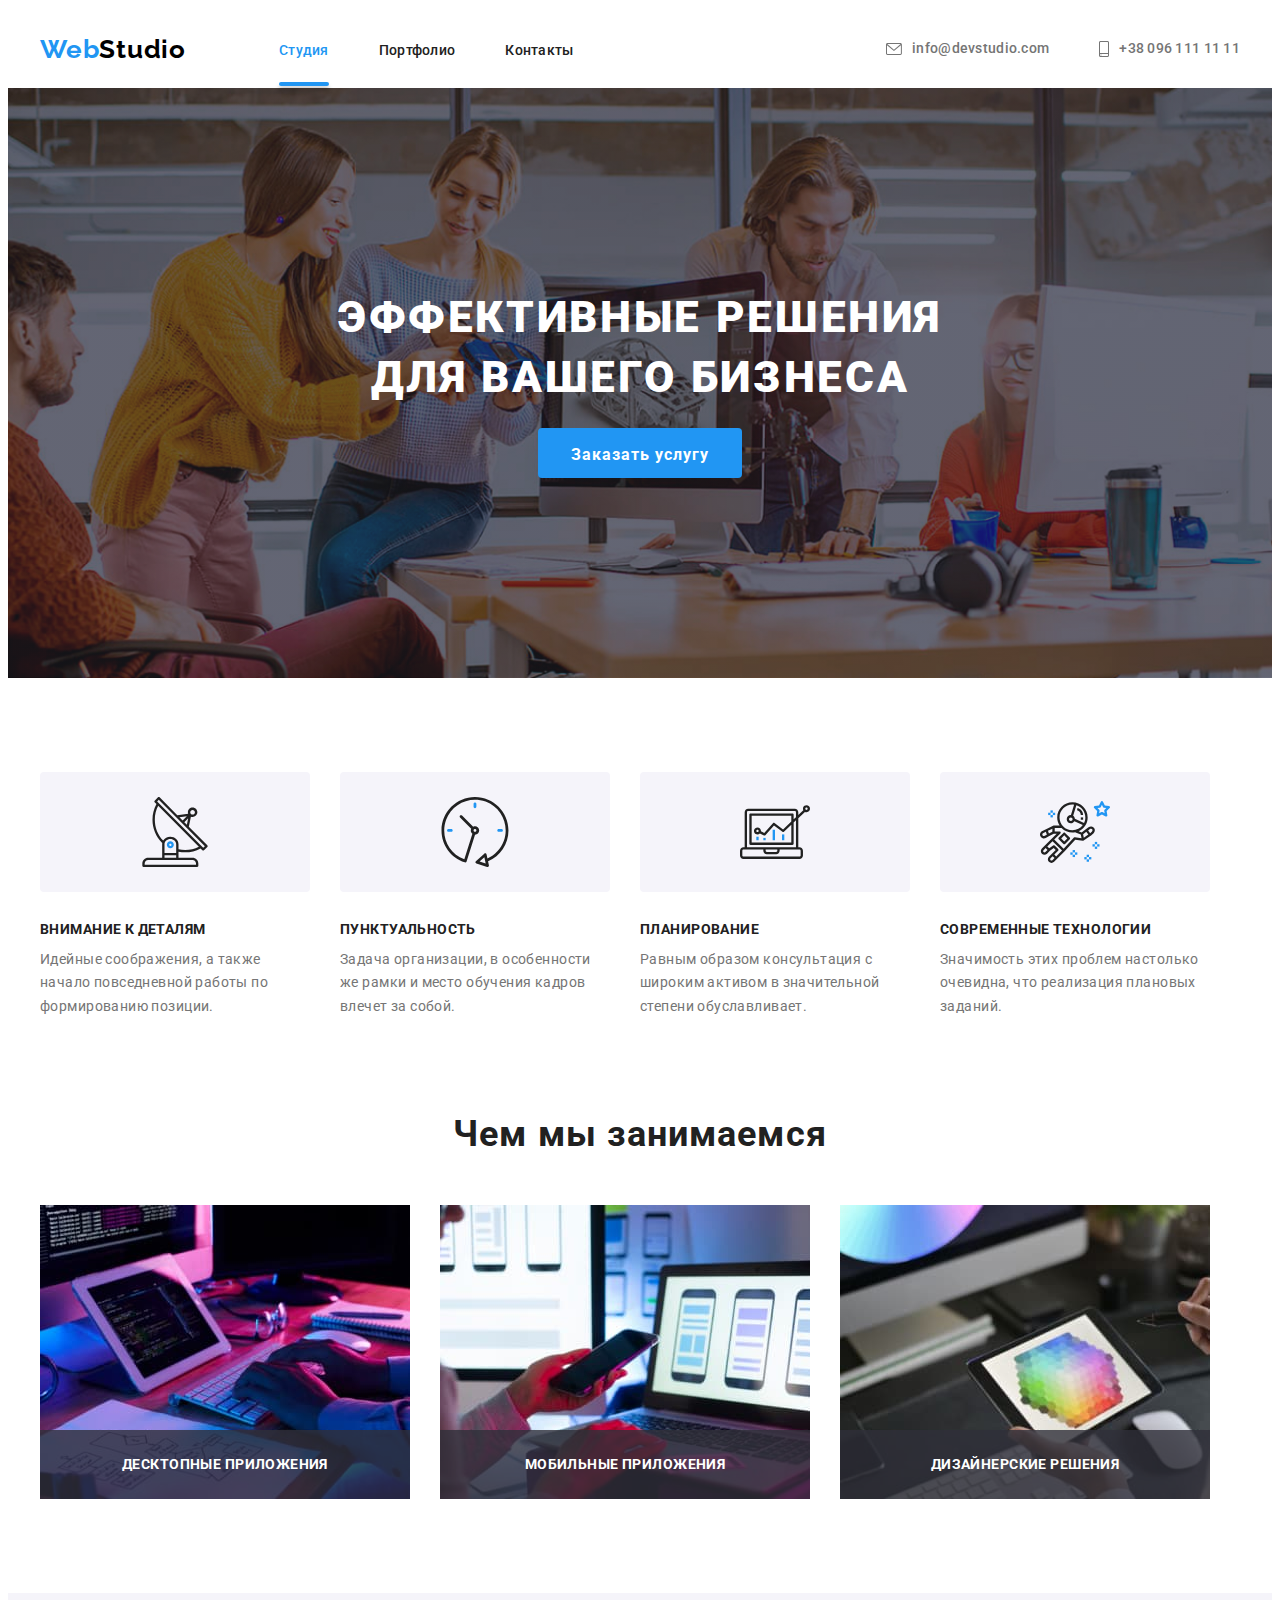
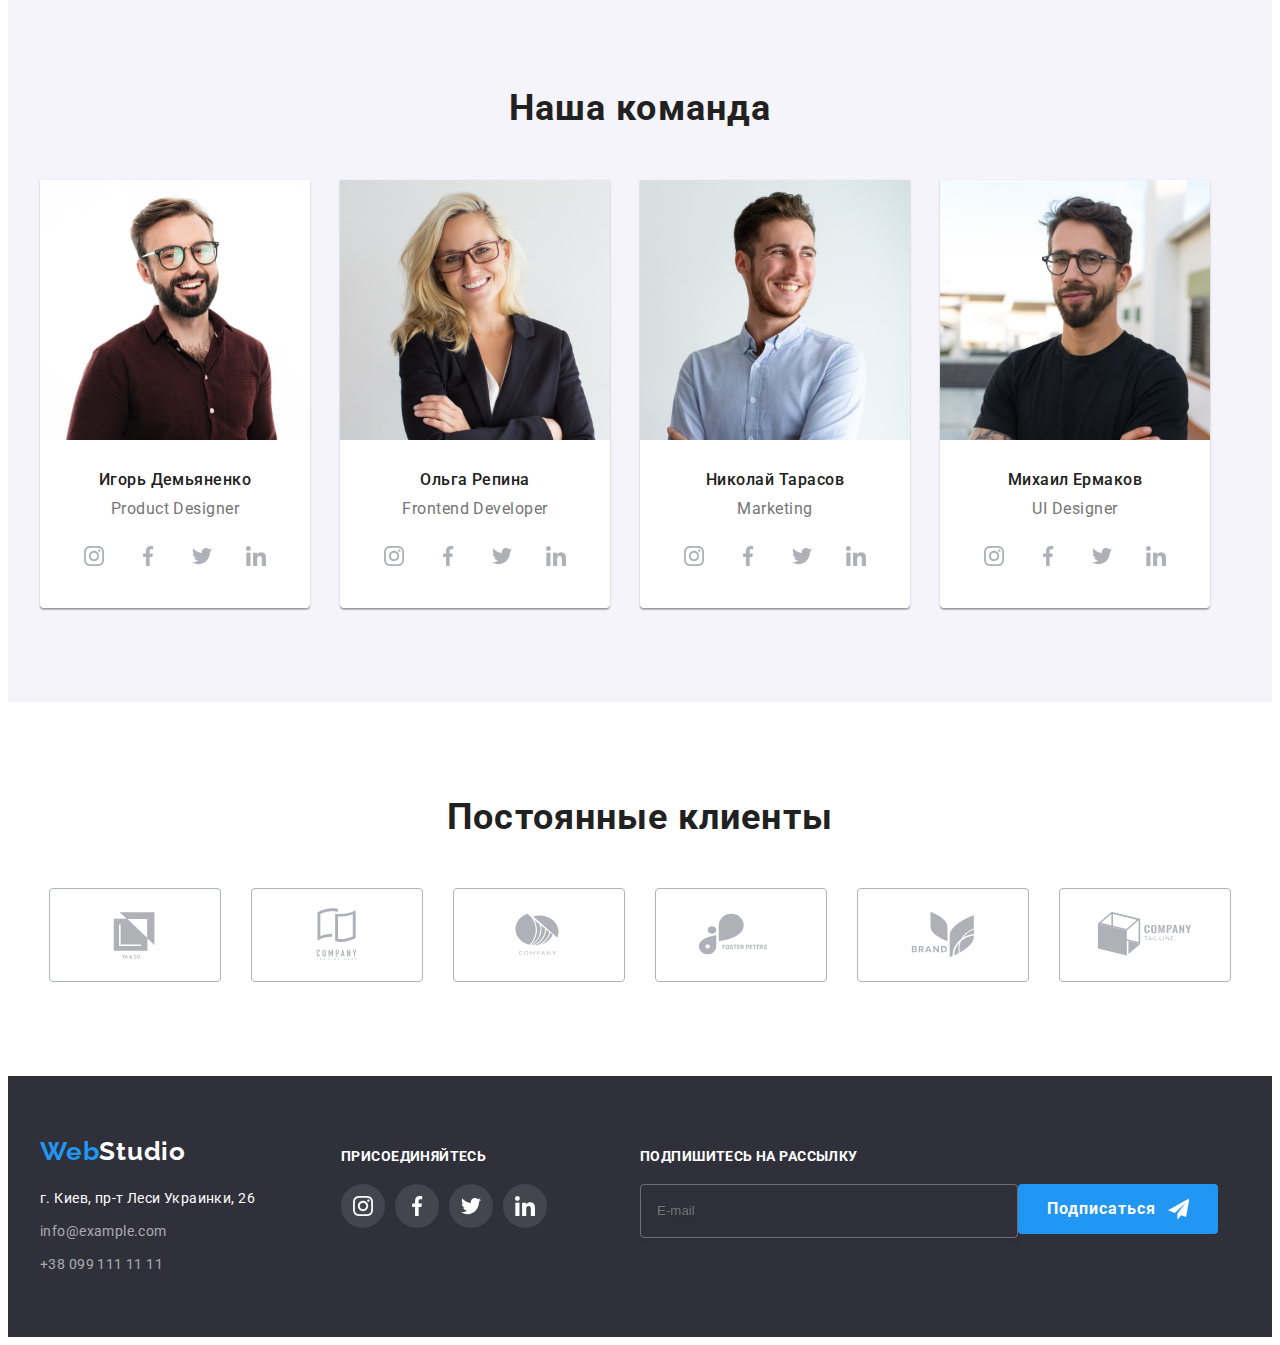
<file: index.html>
<!DOCTYPE html>
<html lang="ru">
  <head>
    <meta charset="UTF-8" />
    <meta http-equiv="X-UA-Compatible" content="IE=edge" />
    <meta name="viewport" content="width=device-width, initial-scale=1.0" />
    <link rel="preconnect" href="https://fonts.googleapis.com" />
    <link rel="preconnect" href="https://fonts.gstatic.com" crossorigin />
    <link
      href="https://fonts.googleapis.com/css2?family=Raleway:wght@700&family=Roboto:wght@400;500;700;900&display=swap"
      rel="stylesheet"
    />
    <link
      rel="stylesheet"
      href="https://cdnjs.cloudflare.com/ajax/libs/modern-normalize/1.1.0/modern-normalize.min.css"
      integrity="sha512-wpPYUAdjBVSE4KJnH1VR1HeZfpl1ub8YT/NKx4PuQ5NmX2tKuGu6U/JRp5y+Y8XG2tV+wKQpNHVUX03MfMFn9Q=="
      crossorigin="anonymous"
      referrerpolicy="no-referrer"
    />
    <title>WebStudio</title>
    <link rel="stylesheet" href="./css/styles.css" />
  </head>
  <body>
    <header class="header">
      <div class="container">
        <nav class="header-nav">
          <a href="./index.html" lang="en" class="logo header-logo"
            ><span class="logo-web">Web</span><span class="logo-studio-header">Studio</span></a
          >
          <ul class="header-list list">
            <li class="header-list-item">
              <a href="./index.html" class="header-link link current">Студия</a>
            </li>
            <li class="header-list-item">
              <a href="./portfolio.html" class="header-link link">Портфолио</a>
            </li>
            <li class="header-list-item"><a href="" class="header-link link">Контакты</a></li>
          </ul>
          <div class="header-contacts">
            <a href="mailto=info@devstudio.com" class="header-mail link">
              <svg class="header-icon" width="16" height="12">
                <use href="./images/icon/icons.svg#icon-envelope"></use>
              </svg>
              info@devstudio.com</a
            >
            <a href="tel=+380961111111" class="header-tel link"
              ><svg class="header-icon" width="10" height="16">
                <use href="./images/icon/icons.svg#icon-smartphone"></use>
              </svg>
              +38 096 111 11 11</a
            >
          </div>
        </nav>
      </div>
    </header>

    <main>
      <section class="hero">
        <h1 class="hero-title">Эффективные решения для вашего бизнеса</h1>
        <button type="button" class="btn" data-modal-open>Заказать услугу</button>
      </section>
      <section class="about">
        <div class="container">
          <h2 class="visually-hidden">Преимущества</h2>
          <ul class="about-list list">
            <li class="about-item">
              <div class="about-icon-list">
                <svg class="about-icon" width="70" height="70">
                  <use href="./images/icon/icons.svg#icon-antenna"></use>
                </svg>
              </div>
              <h3 class="about-list-title">Внимание к деталям</h3>
              <p class="about-list-text">
                Идейные соображения, а также начало повседневной работы по формированию позиции.
              </p>
            </li>
            <li class="about-item">
              <div class="about-icon-list">
                <svg class="about-icon" width="70" height="70">
                  <use href="./images/icon/icons.svg#icon-clock"></use>
                </svg>
              </div>
              <h3 class="about-list-title">Пунктуальность</h3>
              <p class="about-list-text">
                Задача организации, в особенности же рамки и место обучения кадров влечет за собой.
              </p>
            </li>
            <li class="about-item">
              <div class="about-icon-list">
                <svg class="about-icon" width="70" height="70">
                  <use href="./images/icon/icons.svg#icon-diagram"></use>
                </svg>
              </div>
              <h3 class="about-list-title">Планирование</h3>
              <p class="about-list-text">
                Равным образом консультация с широким активом в значительной степени обуславливает.
              </p>
            </li>
            <li class="about-item">
              <div class="about-icon-list">
                <svg class="about-icon" width="70" height="70">
                  <use href="./images/icon/icons.svg#icon-astronaut"></use>
                </svg>
              </div>
              <h3 class="about-list-title">Современные технологии</h3>
              <p class="about-list-text">
                Значимость этих проблем настолько очевидна, что реализация плановых заданий.
              </p>
            </li>
          </ul>
        </div>
      </section>
      <section class="work">
        <div class="container">
          <h2 class="work-title">Чем мы занимаемся</h2>
          <ul class="work-list list">
            <li class="work-list-item">
              <img
                src="./images/work/box-1.jpg"
                alt="руки возле ноутбука"
                width="370"
                height="295"
              />
              <p class="work-item-text">Десктопные приложения</p>
            </li>
            <li class="work-list-item">
              <img
                src="./images/work/box-2.jpg"
                alt="тестирование мобильного приложения"
                width="370"
                height="295"
              />
              <p class="work-item-text">Мобильные приложения</p>
            </li>
            <li class="work-list-item">
              <img src="./images/work/box-3.jpg" alt="цветовая гамма" width="370" height="295" />
              <p class="work-item-text">Дизайнерские решения</p>
            </li>
          </ul>
        </div>
      </section>
      <section class="team">
        <div class="container">
          <h2 class="team-title">Наша команда</h2>
          <ul class="team-list list">
            <li class="team-list-item">
              <img
                src="./images/team/master-1.jpg"
                alt="наш работник Игорь Демьяненко"
                width="270"
                height="260"
              />
              <h3 class="team-list-name">Игорь Демьяненко</h3>
              <p lang="en" class="team-list-prof">Product Designer</p>
              <ul class="team-sos-list list">
                <li class="team-soc-item">
                  <a href="" class="team-soc-link link">
                    <svg class="team-soc-icon" width="20" height="20">
                      <use href="./images/icon/icons.svg#icon-instagram"></use>
                    </svg>
                  </a>
                </li>
                <li class="team-soc-item">
                  <a href="" class="team-soc-link link">
                    <svg class="team-soc-icon" width="20" height="20">
                      <use href="./images/icon/icons.svg#icon-facebook"></use>
                    </svg>
                  </a>
                </li>
                <li class="team-soc-item">
                  <a href="" class="team-soc-link link">
                    <svg class="team-soc-icon" width="20" height="20">
                      <use href="./images/icon/icons.svg#icon-twitter"></use>
                    </svg>
                  </a>
                </li>
                <li class="team-soc-item">
                  <a href="" class="team-soc-link link">
                    <svg class="team-soc-icon" width="20" height="20">
                      <use href="./images/icon/icons.svg#icon-linkedin"></use>
                    </svg>
                  </a>
                </li>
              </ul>
            </li>
            <li class="team-list-item">
              <img
                src="./images/team/master-2.jpg"
                alt="наша работница Ольга Репина"
                width="270"
                height="260"
              />
              <h3 class="team-list-name">Ольга Репина</h3>
              <p lang="en" class="team-list-prof">Frontend Developer</p>
              <ul class="team-sos-list list">
                <li class="team-soc-item">
                  <a href="" class="team-soc-link link">
                    <svg class="team-soc-icon" width="20" height="20">
                      <use href="./images/icon/icons.svg#icon-instagram"></use>
                    </svg>
                  </a>
                </li>
                <li class="team-soc-item">
                  <a href="" class="team-soc-link link">
                    <svg class="team-soc-icon" width="20" height="20">
                      <use href="./images/icon/icons.svg#icon-facebook"></use>
                    </svg>
                  </a>
                </li>
                <li class="team-soc-item">
                  <a href="" class="team-soc-link link">
                    <svg class="team-soc-icon" width="20" height="20">
                      <use href="./images/icon/icons.svg#icon-twitter"></use>
                    </svg>
                  </a>
                </li>
                <li class="team-soc-item">
                  <a href="" class="team-soc-link link">
                    <svg class="team-soc-icon" width="20" height="20">
                      <use href="./images/icon/icons.svg#icon-linkedin"></use>
                    </svg>
                  </a>
                </li>
              </ul>
            </li>
            <li class="team-list-item">
              <img
                src="./images/team/master-3.jpg"
                alt="наш работник Николай Тарасов"
                width="270"
                height="260"
              />
              <h3 class="team-list-name">Николай Тарасов</h3>
              <p lang="en" class="team-list-prof">Marketing</p>
              <ul class="team-sos-list list">
                <li class="team-soc-item">
                  <a href="" class="team-soc-link link">
                    <svg class="team-soc-icon" width="20" height="20">
                      <use href="./images/icon/icons.svg#icon-instagram"></use>
                    </svg>
                  </a>
                </li>
                <li class="team-soc-item">
                  <a href="" class="team-soc-link link">
                    <svg class="team-soc-icon" width="20" height="20">
                      <use href="./images/icon/icons.svg#icon-facebook"></use>
                    </svg>
                  </a>
                </li>
                <li class="team-soc-item">
                  <a href="" class="team-soc-link link">
                    <svg class="team-soc-icon" width="20" height="20">
                      <use href="./images/icon/icons.svg#icon-twitter"></use>
                    </svg>
                  </a>
                </li>
                <li class="team-soc-item">
                  <a href="" class="team-soc-link link">
                    <svg class="team-soc-icon" width="20" height="20">
                      <use href="./images/icon/icons.svg#icon-linkedin"></use>
                    </svg>
                  </a>
                </li>
              </ul>
            </li>
            <li class="team-list-item">
              <img
                src="./images/team/master-4.jpg"
                alt="наш работник Михаил Ермаков"
                width="270"
                height="260"
              />
              <h3 class="team-list-name">Михаил Ермаков</h3>
              <p lang="en" class="team-list-prof">UI Designer</p>
              <ul class="team-sos-list list">
                <li class="team-soc-item">
                  <a href="" class="team-soc-link link">
                    <svg class="team-soc-icon" width="20" height="20">
                      <use href="./images/icon/icons.svg#icon-instagram"></use>
                    </svg>
                  </a>
                </li>
                <li class="team-soc-item">
                  <a href="" class="team-soc-link link">
                    <svg class="team-soc-icon" width="20" height="20">
                      <use href="./images/icon/icons.svg#icon-facebook"></use>
                    </svg>
                  </a>
                </li>
                <li class="team-soc-item">
                  <a href="" class="team-soc-link link">
                    <svg class="team-soc-icon" width="20" height="20">
                      <use href="./images/icon/icons.svg#icon-twitter"></use>
                    </svg>
                  </a>
                </li>
                <li class="team-soc-item">
                  <a href="" class="team-soc-link link">
                    <svg class="team-soc-icon" width="20" height="20">
                      <use href="./images/icon/icons.svg#icon-linkedin"></use>
                    </svg>
                  </a>
                </li>
              </ul>
            </li>
          </ul>
        </div>
      </section>
      <section class="clients">
        <div class="container">
          <h2 class="clients-title">Постоянные клиенты</h2>
          <ul class="clients-list list">
            <li class="clients-item">
              <a href="" class="clients-list-link link">
                <svg class="clients-icon" width="106" height="60">
                  <use href="./images/icon/icons.svg#icon-logoyaco"></use>
                </svg>
              </a>
            </li>
            <li class="clients-item">
              <a href="" class="clients-list-link link">
                <svg class="clients-icon" width="106" height="60">
                  <use href="./images/icon/icons.svg#icon-logotagline"></use>
                </svg>
              </a>
            </li>
            <li class="clients-item">
              <a href="" class="clients-list-link link">
                <svg class="clients-icon" width="106" height="60">
                  <use href="./images/icon/icons.svg#icon-logocompany"></use>
                </svg>
              </a>
            </li>
            <li class="clients-item">
              <a href="" class="clients-list-link link">
                <svg class="clients-icon" width="106" height="60">
                  <use href="./images/icon/icons.svg#icon-logofoster"></use>
                </svg>
              </a>
            </li>
            <li class="clients-item">
              <a href="" class="clients-list-link link">
                <svg class="clients-icon" width="106" height="60">
                  <use href="./images/icon/icons.svg#icon-logobrand"></use>
                </svg>
              </a>
            </li>
            <li class="clients-item">
              <a href="" class="clients-list-link link">
                <svg class="clients-icon" width="106" height="60">
                  <use href="./images/icon/icons.svg#icon-logotag"></use>
                </svg>
              </a>
            </li>
          </ul>
        </div>
      </section>
    </main>
    <footer class="footer">
      <div class="container">
        <div class="address">
          <a href="./index.html" lang="en" class="logo">
            <span class="logo-web">Web</span><span class="logo-studio-footer">Studio</span></a
          >
          <address class="footer-address">
            <ul class="footer-list list">
              <li class="footer-list-item">
                <a href="" class="footer-list-address link">г. Киев, пр-т Леси Украинки, 26</a>
              </li>
              <li class="footer-list-item">
                <a href="mailto=info@example.com" class="footer-mail link">info@example.com</a>
              </li>
              <li class="footer-list-item">
                <a href="tel=+380991111111" class="fotter-tel link">+38 099 111 11 11</a>
              </li>
            </ul>
          </address>
        </div>
        <div class="join">
          <h2 class="join-header">присоединяйтесь</h2>
          <ul class="join-soc-list list">
            <li class="join-soc-item">
              <a href="" class="join-soc-link link">
                <svg class="join-soc-icon" width="20" height="20">
                  <use href="./images/icon/icons.svg#icon-instagram"></use>
                </svg>
              </a>
            </li>
            <li class="join-soc-item">
              <a href="" class="join-soc-link link">
                <svg class="join-soc-icon" width="20" height="20">
                  <use href="./images/icon/icons.svg#icon-facebook"></use>
                </svg>
              </a>
            </li>
            <li class="join-soc-item">
              <a href="" class="join-soc-link link">
                <svg class="join-soc-icon" width="20" height="20">
                  <use href="./images/icon/icons.svg#icon-twitter"></use>
                </svg>
              </a>
            </li>
            <li class="join-soc-item">
              <a href="" class="join-soc-link link">
                <svg class="join-soc-icon" width="20" height="20">
                  <use href="./images/icon/icons.svg#icon-linkedin"></use>
                </svg>
              </a>
            </li>
          </ul>
        </div>
        <div class="subscribe">
          <h2 class="subscribe-header">Подпишитесь на рассылку</h2>
          <div class="subscribe-wrap">
          <form class="footer-modal">
            <label>
                <input type="email" class="input-footer" placeholder="E-mail">
            </label>
          </form>
          <button type="button" class="btn">Подписаться
            <svg class="footer-modal-icon" width="24" height="24">
              <use href="./images/icon/icons.svg#icon-send"></use>
            </svg>
          </button>
        </div>
        </div>
      </div>
    </footer>
    <div class="backdrop is-hidden" data-modal>
      <div class="modal">
        <button type="button" class="modal-close-btn" data-modal-close>
          <svg class="modal-icon" width="20" height="20">
            <use href="./images/icon/icons.svg#icon-close"></use>
          </svg>
        </button>
        <p class="modal-header">
          Оставьте свои данные, мы вам перезвоним
        </p>
        <form class="modal-form">
          <div class="modal-field">
          <label class="modal-label" for="username">Имя</label>
          <div class="input-wrap">
             <input type="text" class="modal-input" name="username" id="username" required>
              <svg class="input-icon" width="18" height="18">
              <use href="./images/icon/icons.svg#icon-person"></use>
            </svg>
          </div>
          </div>
        <div class="modal-field">
          <label class="modal-label" for="user-tel">Телефон</label>
              <div class="input-wrap">
            <input type="tel" class="modal-input" name="phone-number" id="user-tel" required>
                <svg class="input-icon" width="18" height="18">
              <use href="./images/icon/icons.svg#icon-phone"></use>
            </svg>
              </div>
            </div>
            <div class="modal-field">
          <label class="modal-label" for="user-mail">Почта</label>
          <div class="input-wrap">
            <input type="email" class="modal-input" name="mail" id="user-mail" required>
            <svg class="input-icon" width="18" height="18">
              <use href="./images/icon/icons.svg#icon-email"></use>
            </svg>
          </div>
          </div>
          <div class="modal-field">
          <label class="modal-label" for="coment">Комментарий</label>
            <textarea class="modal-coment" name="comemt" id="coment" placeholder="Введите текст"></textarea>
          </div>
        <div class="modal-field">
          <input type="checkbox" name="privacy" id="privacy" class="input-check visually-hidden" required>
          <label for="privacy" class="check-text">
            <span>
            <svg class="check-icon" width="16" height="15">
              <use href="./images/icon/icons.svg#icon-check"></use>
            </svg>
          </span>Соглашаюсь с рассылкой и принимаю &nbsp; <a href="">Условия договора</a></label>
        </div>
          <button type="submit" class="btn modal-btn-send">Отправить</button>
         </form>
      </div>
      </div>
    <script src="./js/modal.js"></script>
  </body>
</html>
</file>
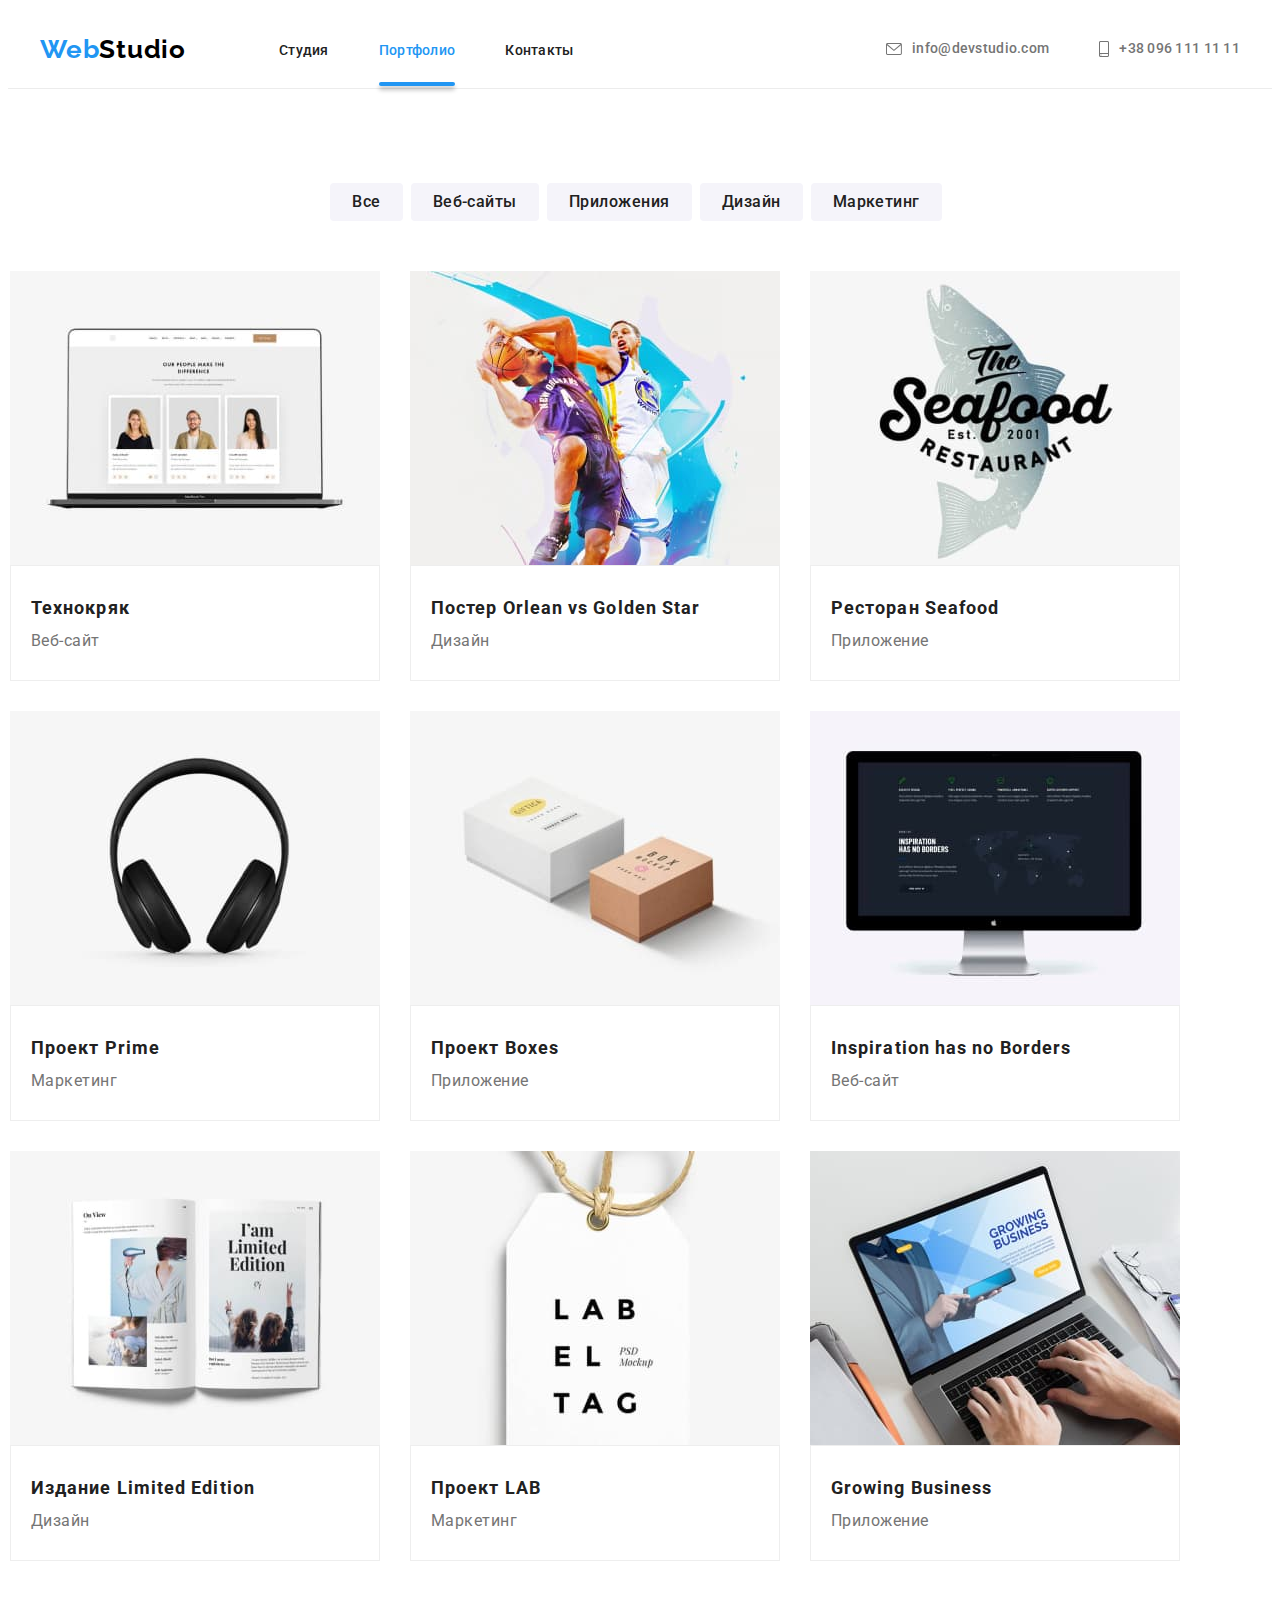
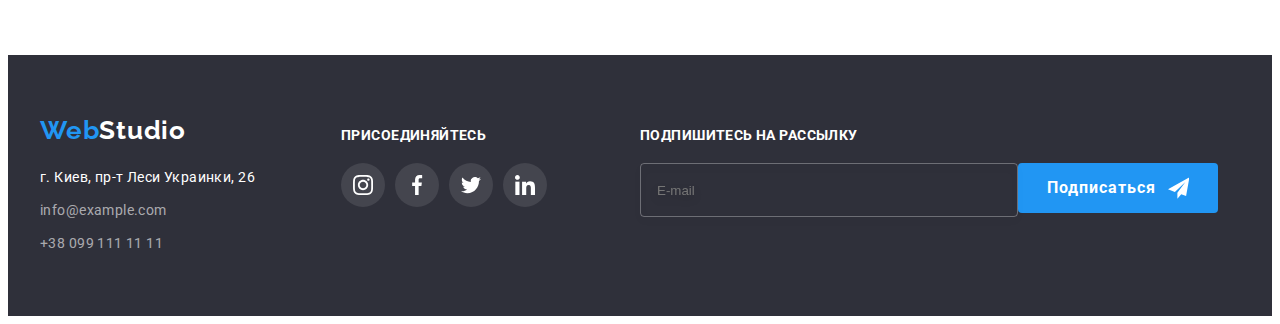
<file: portfolio.html>
<!DOCTYPE html>
<html lang="ru">
  <head>
    <meta charset="UTF-8" />
    <meta http-equiv="X-UA-Compatible" content="IE=edge" />
    <meta name="viewport" content="width=device-width, initial-scale=1.0" />
    <link rel="preconnect" href="https://fonts.googleapis.com" />
    <link rel="preconnect" href="https://fonts.gstatic.com" crossorigin />
    <link
      href="https://fonts.googleapis.com/css2?family=Raleway:wght@700&family=Roboto:wght@400;500;700;900&display=swap"
      rel="stylesheet"
    />
    <link
      rel="stylesheet"
      href="https://cdnjs.cloudflare.com/ajax/libs/modern-normalize/1.1.0/modern-normalize.min.css"
      integrity="sha512-wpPYUAdjBVSE4KJnH1VR1HeZfpl1ub8YT/NKx4PuQ5NmX2tKuGu6U/JRp5y+Y8XG2tV+wKQpNHVUX03MfMFn9Q=="
      crossorigin="anonymous"
      referrerpolicy="no-referrer"
    />
    <title>Portfolio</title>
    <link rel="stylesheet" href="./css/styles.css" />
  </head>
  <body>
    <header class="header border">
      <div class="container">
        <nav class="header-nav">
          <a href="./index.html" lang="en" class="logo header-logo"
            ><span class="logo-web">Web</span><span class="logo-studio-header">Studio</span></a
          >
          <ul class="header-list list">
            <li class="header-list-item">
              <a href="./index.html" class="header-link link">Студия</a>
            </li>
            <li class="header-list-item">
              <a href="./portfolio.html" class="header-link link current">Портфолио</a>
            </li>
            <li class="header-list-item"><a href="" class="header-link link">Контакты</a></li>
          </ul>
          <div class="header-contacts">
            <a href="mailto=info@devstudio.com" class="header-mail link">
              <svg class="header-icon" width="16" height="12">
                <use href="./images/icon/icons.svg#icon-envelope"></use>
              </svg>
              info@devstudio.com</a
            >
            <a href="tel=+380961111111" class="header-tel link"
              ><svg class="header-icon" width="10" height="16">
                <use href="./images/icon/icons.svg#icon-smartphone"></use>
              </svg>
              +38 096 111 11 11</a
            >
          </div>
        </nav>
      </div>
    </header>
    <main>
      <section class="portfolio">
        <div class="container">
          <h1 class="visually-hidden">Примеры работ</h1>
          <ul class="portfolio-btn list">
            <li><button type="button" class="portfolio-btn-item">Все</button></li>
            <li><button type="button" class="portfolio-btn-item">Веб-сайты</button></li>
            <li><button type="button" class="portfolio-btn-item">Приложения</button></li>
            <li><button type="button" class="portfolio-btn-item">Дизайн</button></li>
            <li><button type="button" class="portfolio-btn-item">Маркетинг</button></li>
          </ul>
          <ul class="portfolio-list list">
            <li class="portfolio-list-item">
              <div class="potfolio-top-wrap">
                <img
                  src="./images/portfolio/web-site-1.jpg"
                  alt="ноутбук с сайтом"
                  width="370"
                  height="295"
                />
                <p class="potfolio-overley">
                  Ресурс предлагает комплексные предложения с разным уровнем функционала и сервисов.
                  Все это позволит посетителю получить исчерпывающие сведения о компании или частном
                  лице.
                </p>
              </div>
              <div class="portfolio-img">
                <h2 class="portfolio-list-title">Технокряк</h2>
                <p class="portfolio-list-text">Веб-сайт</p>
              </div>
            </li>
            <li class="portfolio-list-item">
              <div class="potfolio-top-wrap">
                <img
                  src="./images/portfolio/designer-1.jpg"
                  alt="постер Орлеан против Голден стейт"
                  width="370"
                  height="295"
                />
                <p class="potfolio-overley">
                  Ресурс предлагает комплексные предложения с разным уровнем функционала и сервисов.
                  Все это позволит посетителю получить исчерпывающие сведения о компании или частном
                  лице.
                </p>
              </div>
              <div class="portfolio-img">
                <h2 class="portfolio-list-title">
                  Постер <span lang="en">Orlean vs Golden Star</span>
                </h2>
                <p class="portfolio-list-text">Дизайн</p>
              </div>
            </li>
            <li class="portfolio-list-item">
              <div class="potfolio-top-wrap">
                <img
                  src="./images/portfolio/app-1.jpg"
                  alt="логотип ресторана"
                  width="370"
                  height="295"
                />
                <p class="potfolio-overley">
                  Ресурс предлагает комплексные предложения с разным уровнем функционала и сервисов.
                  Все это позволит посетителю получить исчерпывающие сведения о компании или частном
                  лице.
                </p>
              </div>
              <div class="portfolio-img">
                <h2 class="portfolio-list-title">Ресторан <span lang="en">Seafood</span></h2>
                <p class="portfolio-list-text">Приложение</p>
              </div>
            </li>
            <li class="portfolio-list-item">
              <div class="potfolio-top-wrap">
                <img
                  src="./images/portfolio/marketing-1.jpg"
                  alt="наушники"
                  width="370"
                  height="295"
                />
                <p class="potfolio-overley">
                  Ресурс предлагает комплексные предложения с разным уровнем функционала и сервисов.
                  Все это позволит посетителю получить исчерпывающие сведения о компании или частном
                  лице.
                </p>
              </div>
              <div class="portfolio-img">
                <h2 class="portfolio-list-title">Проект <span lang="en">Prime</span></h2>
                <p class="portfolio-list-text">Маркетинг</p>
              </div>
            </li>
            <li class="portfolio-list-item">
              <div class="potfolio-top-wrap">
                <img
                  src="./images/portfolio/app-2.jpg"
                  alt="две коробки"
                  width="370"
                  height="295"
                />
                <p class="potfolio-overley">
                  Ресурс предлагает комплексные предложения с разным уровнем функционала и сервисов.
                  Все это позволит посетителю получить исчерпывающие сведения о компании или частном
                  лице.
                </p>
              </div>
              <div class="portfolio-img">
                <h2 class="portfolio-list-title">Проект <span lang="en">Boxes</span></h2>
                <p class="portfolio-list-text">Приложение</p>
              </div>
            </li>
            <li class="portfolio-list-item">
              <div class="potfolio-top-wrap">
                <img
                  src="./images/portfolio/web-site-2.jpg"
                  alt="экран с сайтом"
                  width="370"
                  height="295"
                />
                <p class="potfolio-overley">
                  Ресурс предлагает комплексные предложения с разным уровнем функционала и сервисов.
                  Все это позволит посетителю получить исчерпывающие сведения о компании или частном
                  лице.
                </p>
              </div>
              <div class="portfolio-img">
                <h2 class="portfolio-list-title" lang="en">Inspiration has no Borders</h2>
                <p class="portfolio-list-text">Веб-сайт</p>
              </div>
            </li>
            <li class="portfolio-list-item">
              <div class="potfolio-top-wrap">
                <img
                  src="./images/portfolio/designer-2.jpg"
                  alt="развернутый журнал"
                  width="370"
                  height="295"
                />
                <p class="potfolio-overley">
                  Ресурс предлагает комплексные предложения с разным уровнем функционала и сервисов.
                  Все это позволит посетителю получить исчерпывающие сведения о компании или частном
                  лице.
                </p>
              </div>
              <div class="portfolio-img">
                <h2 class="portfolio-list-title">Издание <span lang="en">Limited Edition</span></h2>
                <p class="portfolio-list-text">Дизайн</p>
              </div>
            </li>
            <li class="portfolio-list-item">
              <div class="potfolio-top-wrap">
                <img
                  src="./images/portfolio/marketing-2.jpg"
                  alt="бирка с логотипом"
                  width="370"
                  height="295"
                />
                <p class="potfolio-overley">
                  Ресурс предлагает комплексные предложения с разным уровнем функционала и сервисов.
                  Все это позволит посетителю получить исчерпывающие сведения о компании или частном
                  лице.
                </p>
              </div>
              <div class="portfolio-img">
                <h2 class="portfolio-list-title">Проект <span lang="en">LAB</span></h2>
                <p class="portfolio-list-text">Маркетинг</p>
              </div>
            </li>
            <li class="portfolio-list-item">
              <div class="potfolio-top-wrap">
                <img
                  src="./images/portfolio/app-3.jpg"
                  alt="ноутбук с сайтом"
                  width="370"
                  height="295"
                />
                <p class="potfolio-overley">
                  Ресурс предлагает комплексные предложения с разным уровнем функционала и сервисов.
                  Все это позволит посетителю получить исчерпывающие сведения о компании или частном
                  лице.
                </p>
              </div>
              <div class="portfolio-img">
                <h2 class="portfolio-list-title" lang="en">Growing Business</h2>
                <p class="portfolio-list-text">Приложение</p>
              </div>
            </li>
          </ul>
        </div>
      </section>
    </main>
    <footer class="footer">
      <div class="container">
        <div class="address">
          <a href="./index.html" lang="en" class="logo">
            <span class="logo-web">Web</span><span class="logo-studio-footer">Studio</span></a
          >
          <address class="footer-address">
            <ul class="footer-list list">
              <li class="footer-list-item">
                <a href="" class="footer-list-address link">г. Киев, пр-т Леси Украинки, 26</a>
              </li>
              <li class="footer-list-item">
                <a href="mailto=info@example.com" class="footer-mail link">info@example.com</a>
              </li>
              <li class="footer-list-item">
                <a href="tel=+380991111111" class="fotter-tel link">+38 099 111 11 11</a>
              </li>
            </ul>
          </address>
        </div>
        <div class="join">
          <h3 class="join-header">присоединяйтесь</h3>
          <ul class="join-soc-list list">
            <li class="join-soc-item">
              <a href="" class="join-soc-link link">
                <svg class="join-soc-icon" width="20" height="20">
                  <use href="./images/icon/icons.svg#icon-instagram"></use>
                </svg>
              </a>
            </li>
            <li class="join-soc-item">
              <a href="" class="join-soc-link link">
                <svg class="join-soc-icon" width="20" height="20">
                  <use href="./images/icon/icons.svg#icon-facebook"></use>
                </svg>
              </a>
            </li>
            <li class="join-soc-item">
              <a href="" class="join-soc-link link">
                <svg class="join-soc-icon" width="20" height="20">
                  <use href="./images/icon/icons.svg#icon-twitter"></use>
                </svg>
              </a>
            </li>
            <li class="join-soc-item">
              <a href="" class="join-soc-link link">
                <svg class="join-soc-icon" width="20" height="20">
                  <use href="./images/icon/icons.svg#icon-linkedin"></use>
                </svg>
              </a>
            </li>
          </ul>
        </div>
        <div class="subscribe">
          <h2 class="subscribe-header">Подпишитесь на рассылку</h2>
          <div class="subscribe-wrap">
          <form class="footer-modal">
            <label>
                <input type="mail" class="input-footer" placeholder="E-mail">
            </label>
          </form>
          <button type="button" class="btn">Подписаться
            <svg class="footer-modal-icon" width="24" height="24">
              <use href="./images/icon/icons.svg#icon-send"></use>
            </svg>
          </button>
        </div>
      </div>
    </footer>
  </body>
</html>
</file>
<file: css/styles.css>
html {
  box-sizing: border-box;
}

:root {
  --link-color: #2196f3;
  --title-color: #212121;
  --text-color: #757575;
  --btn-text-color: #ffffff;
  --btn-background-color: #2196f3;
  --footer-background: #2f303a;
  --icon-color: #afb1b8;
  --about-icon-color: #f5f4fa;
}

body {
  font-family: Roboto, serif;
  color: var(--title-color);
}

h1,
h2,
h3,
h4,
h5,
h6,
p {
  margin: 0;
}

ul {
  list-style: none;
  margin: 0;
  padding-left: 0;
}

img {
  display: block;
  max-width: 100%;
  height: auto;
}

.visually-hidden {
  position: absolute;
  white-space: nowrap;
  width: 1px;
  height: 1px;
  overflow: hidden;
  border: 0;
  padding: 0;
  clip: rect(0 0 0 0);
  clip-path: inset(50%);
  margin: -1px;
}

.container {
  margin: 0 auto;
  width: 1200px;
  padding-left: 15px;
  padding-right: 15px;
}

section {
  padding-top: 94px;
  padding-bottom: 94px;
}

.link,
.link:hover,
.link:focus {
  text-decoration: none;
  color: var(--link-color);
}

/* ----------------HEADER--------------------- */

.header-list {
  display: flex;
  align-items: center;
}

.header-nav {
  display: flex;
  align-items: center;
  padding-top: 26px;
  padding-bottom: 23px;
}

.logo {
  font-family: 'Raleway';
  font-style: normal;
  font-weight: 700;
  font-size: 26px;
  line-height: 1.19;
  letter-spacing: 0.03em;
  color: #000000;
  text-decoration: none;
}
.logo-web {
  color: var(--link-color);
}

.logo-studio-header {
  color: #000000;
}

.header-logo {
  margin-right: 93px;
}

.logo-studio-footer {
  color: #ffffff;
}

.header-list-item:not(:last-child) {
  margin-right: 50px;
}

.header-link {
  font-weight: 500;
  font-size: 14px;
  line-height: 1.14;
  letter-spacing: 0.02em;
  color: inherit;
  padding-bottom: 32px;
  padding-top: 32px;
}

.current {
  position: relative;
  color: var(--link-color);
}

.current::after {
  content: '';
  position: absolute;
  bottom: 4px;
  display: block;
  width: 100%;
  height: 4px;
  border-radius: 2px;
  background-color: var(--link-color);
  box-shadow: 0px 4px 4px rgba(0, 0, 0, 0.25);
}

.header-mail,
.header-tel {
  display: flex;
  font-weight: 500;
  font-size: 14px;
  line-height: 1.14;
  letter-spacing: 0.02em;
  color: var(--text-color);
}

.header-mail {
  margin-right: 50px;
}

.header-contacts {
  display: flex;
  margin-left: auto;
}

.header-icon {
  align-self: center;
  margin-right: 10px;
  fill: var(--text-color);
}

.header-contacts > a.link:hover .header-icon,
.header-contacts > a.link:focus .header-icon {
  fill: var(--link-color);
}

.link {
  transition: background-color 250ms cubic-bezier(0.4, 0, 0.2, 1),
    color 250ms cubic-bezier(0.4, 0, 0.2, 1);
}

/* ---------------------HERO--------------------- */

.hero {
  background-color: #2f303a;
  background-image: linear-gradient(rgba(47, 48, 58, 0.4), rgba(47, 48, 58, 0.4)),
    url(../images/icon/background-hero.jpg);
  background-repeat: no-repeat;
  background-position: center;
  background-size: cover;
  text-align: center;
  padding-top: 200px;
  padding-bottom: 200px;
}

.hero-title {
  font-weight: 900;
  font-size: 44px;
  line-height: 1.36;
  letter-spacing: 0.06em;
  text-transform: uppercase;
  color: #ffffff;
  margin-top: 0;
  margin-bottom: 20px;
  width: 696px;
  margin-left: auto;
  margin-right: auto;
}

.btn {
  min-width: 200px;
  height: 50px;
  font-family: inherit;
  font-style: normal;
  font-weight: 700;
  font-size: 16px;
  line-height: 1.88;
  align-items: center;
  text-align: center;
  letter-spacing: 0.06em;
  color: var(--btn-text-color);
  background: var(--btn-background-color);
  cursor: pointer;
  border-radius: 4px;
  padding: 11px 32px;
  border: 1px solid transparent;
  transition: background-color 250ms cubic-bezier(0.4, 0, 0.2, 1);
}

.btn:hover {
  background: #188ce8;
}

/* ---------------------ABOUT--------------------- */

.about-list {
  display: flex;
}

.about-item {
  margin-left: 30px;
}

.about-item:first-child {
  margin-left: 0;
}

.about-item .about-list-title {
  font-weight: 700;
  font-size: 14px;
  line-height: 1.14;
  letter-spacing: 0.03em;
  text-transform: uppercase;
  color: inherit;
  margin-bottom: 10px;
}

.about-list-text {
  font-size: 14px;
  line-height: 1.71;
  letter-spacing: 0.03em;
  color: var(--text-color);
  width: 270px;
}

.about-icon-list {
  display: flex;
  justify-content: center;
  align-items: center;
  width: 270px;
  height: 120px;
  background-color: var(--about-icon-color);
  margin-bottom: 30px;
  border-radius: 4px;
}

/* ---------------------WORK--------------------- */

.work {
  padding-top: 0;
}

.work-title,
.team-title,
.clients-title {
  font-weight: 700;
  font-size: 36px;
  line-height: 1.17;
  text-align: center;
  letter-spacing: 0.03em;
  color: inherit;
  margin-bottom: 50px;
}

.work-list {
  display: flex;
}

.work-list-item {
  position: relative;
}

.work-list-item + .work-list-item {
  margin-left: 30px;
}

.work-item-text {
  position: absolute;
  content: '';
  bottom: 0;
  color: var(--btn-text-color);
  font-weight: 700;
  font-size: 14px;
  line-height: 1.14;
  text-align: center;
  letter-spacing: 0.03em;
  text-transform: uppercase;
  width: 100%;
  display: block;
  padding: 27px 0;
  background: rgba(47, 48, 58, 0.8);
}
/* ---------------------TEAM--------------------- */

.team {
  background: #f5f4fa;
}

.team-list {
  display: flex;
}

.team-list-item {
  box-shadow: 0px 1px 3px rgba(0, 0, 0, 0.12), 0px 1px 1px rgba(0, 0, 0, 0.14),
    0px 2px 1px rgba(0, 0, 0, 0.2);
  text-align: center;
  padding-bottom: 30px;
  background-color: #ffffff;
  border-radius: 0px 0px 4px 4px;
}

.team-list-item:not(:first-child) {
  margin-left: 30px;
}

.team-list-name {
  font-weight: 500;
  font-size: 16px;
  line-height: 1.19;
  letter-spacing: 0.03em;
  color: inherit;
  margin-top: 30px;
  margin-bottom: 10px;
}

.team-list-prof {
  font-size: 16px;
  line-height: 1.19;
  letter-spacing: 0.03em;
  color: var(--text-color);
  margin-bottom: 16px;
}

.team-sos-list {
  display: flex;
  justify-content: center;
}

.team-soc-item {
  width: 44px;
  height: 44px;
  margin-left: 10px;
}

.team-soc-item:first-child {
  margin-left: 0;
}

.team-soc-link {
  display: flex;
  align-items: center;
  justify-content: center;
  width: 100%;
  height: 100%;
  border-radius: 50%;
  color: var(--icon-color);
}

.team-soc-icon {
  fill: currentColor;
}

.team-soc-link:hover,
.team-soc-link:focus {
  background-color: var(--btn-background-color);
  color: var(--btn-text-color);
}

/* ---------------------CLIENTS-------------------------*/

.clients-list {
  display: flex;
  justify-content: center;
}

.clients-item {
  width: 170px;
  height: 92px;
  margin-left: 30px;
  border: 1px solid var(--icon-color);
  border-radius: 4px;
}

.clients-item:first-child {
  margin-left: 0;
}

.clients-list-link {
  display: flex;
  align-items: center;
  justify-content: center;
  width: 100%;
  height: 100%;
  border-radius: 4px;
  color: var(--icon-color);
}

.clients-icon {
  fill: currentColor;
}

.clients-list-link:hover,
.clients-list-link:focus {
  color: var(--link-color);
  border: 1px solid var(--link-color);
  transition: color 250ms cubic-bezier(0.4, 0, 0.2, 1),
    border 250ms cubic-bezier(0.4, 0, 0.2, 1);
}

/* ---------------------FOTTER--------------------- */

.footer {
  background: var(--footer-background);
  padding-top: 60px;
  padding-bottom: 60px;
}
.address{
  min-width: 231px;
}

.footer-list {
  margin-top: 20px;
}

.footer-list-item:not(:last-child) {
  margin-bottom: 9px;
}

.footer-list-address {
  font-family: inherit;
  font-style: normal;
  font-size: 14px;
  line-height: 1.71;
  letter-spacing: 0.03em;
  color: #ffffff;
  margin-bottom: 9px;
}

.footer-mail,
.fotter-tel {
  font-family: inherit;
  font-style: normal;
  font-size: 14px;
  line-height: 1.71;
  letter-spacing: 0.03em;
  color: rgba(255, 255, 255, 0.6);
}

.footer .container {
  display: flex;
}

.join {
  margin-left: 70px;
  align-items: center;
}

.join-header {
  font-weight: 700;
  font-size: 14px;
  line-height: 16px;
  letter-spacing: 0.03em;
  text-transform: uppercase;
  color: #ffffff;
  margin-bottom: 20px;
  padding-top: 12px;
}

.join-soc-list {
  display: flex;
  justify-content: center;
}

.join-soc-item {
  width: 44px;
  height: 44px;
  margin-left: 10px;
}

.join-soc-item:first-child {
  margin-left: 0;
}

.join-soc-link {
  display: flex;
  align-items: center;
  justify-content: center;
  width: 100%;
  height: 100%;
  border-radius: 50%;
  background-color: rgba(255, 255, 255, 0.1);
  color: var(--btn-text-color);
}

.join-soc-icon {
  fill: currentColor;
}

.join-soc-link:hover,
.join-soc-link:focus {
  background-color: var(--btn-background-color);
  color: var(--btn-text-color);
}

.subscribe{
  width: 570px;
  margin-left: 93px;
}

.subscribe-wrap{
  display: flex;
  justify-content: space-between
}

.subscribe-header {
  font-weight: 700;
  font-size: 14px;
  line-height: 16px;
  letter-spacing: 0.03em;
  text-transform: uppercase;
  color: #ffffff;
  margin-bottom: 20px;
  padding-top: 12px;
}

.input-footer{
  width: 358px;
  height: 50px;
  background-color: transparent;
  border: 1px solid rgba(255, 255, 255, 0.3);
  filter: drop-shadow(0px 4px 4px rgba(0, 0, 0, 0.15));
  border-radius: 4px;
  padding-left: 16px;
  color: var(--btn-text-color);
}

.input-footer::placeholder{
  padding-top: 15px;
}

.subscribe button{
  padding: 10px 28px;
  display: flex;

}

.footer-modal-icon{
  fill: var(--btn-text-color);
  margin-left: 12px;
}

/* ------------------------------------------Modal---------------------------- */


.backdrop {
  position: fixed;
  width: 100%;
  height: 100%;
  left: 0;
  top: 0;
  background: rgba(0, 0, 0, 0.2);
  transition: opacity 250ms cubic-bezier(0.4, 0, 0.2, 1),
    visibility 250ms cubic-bezier(0.4, 0, 0.2, 1);
}

.backdrop.is-hidden .modal {
  transform: translate(50%, 0) scale(0);
}
.modal {
  position: absolute;
  width: 528px;
  min-height: 581px;
  left: 50%;
  top: 50%;
  transform: translate(-50%, -50%) scale(1);
  background: #ffffff;
  box-shadow: 0px 1px 3px rgba(0, 0, 0, 0.12), 0px 1px 1px rgba(0, 0, 0, 0.14),
    0px 2px 1px rgba(0, 0, 0, 0.2);
  border-radius: 4px;
  transition: transform 250ms cubic-bezier(0.4, 0, 0.2, 1);
  padding: 40px;
}

.modal-close-btn {
  position: absolute;
  top: 8px;
  right: 8px;
  width: 30px;
  height: 30px;
  border: 1px solid rgba(0, 0, 0, 0.1);
  border-radius: 50%;
  display: flex;
  justify-content: center;
  align-items: center;
  background: transparent;
  padding: 6px;
  cursor: pointer;
}


.modal-icon:hover,
.modal-icon:focus {
  fill: var(--btn-background-color);
  transition: fill 250ms cubic-bezier(0.4, 0, 0.2, 1);
}

.is-hidden {
  opacity: 0;
  visibility: hidden;
  pointer-events: none;
}

.modal-header{
  font-weight: 700;
  font-size: 20px;
  line-height: 1.15;
  text-align: center;
  letter-spacing: 0.03em;
  color: var(--title-color);
  margin-bottom: 12px;
}


.modal-label{
  display: block;
  font-size: 12px;
  line-height: calc(14/12);
  letter-spacing: 0.01em;
  color: var(--text-color);
  margin-bottom: 4px;
}

.modal-field:nth-child(-n+3){
  margin-bottom: 10px;
}

.input-wrap{
  position: relative;
}

.modal-input{
  width: 100%;
  height: 40px;
  border: 1px solid rgba(33, 33, 33, 0.2);
  border-radius: 4px;
  background-color: transparent;
  padding-left: 42px;
  outline: transparent;
  cursor: pointer;
}

.modal-input:hover,
.modal-input:focus {
  outline: 1px solid var(--btn-background-color);
  border-color: var(--btn-background-color);
  transition: outline 250ms cubic-bezier(0.4, 0, 0.2, 1),
    border-color 250ms cubic-bezier(0.4, 0, 0.2, 1);
}

.modal-input:hover + .input-icon,
.modal-input:focus + .input-icon {
  fill: var(--btn-background-color);
  transition: fill 250ms cubic-bezier(0.4, 0, 0.2, 1)
}

.input-icon{
  position: absolute;
  left: 12px; 
  top: 50%;
  transform: translateY(-50%);
}

.modal-coment{
  display: block;
  width: 100%;
  height: 120px;
  border: 1px solid rgba(33, 33, 33, 0.2);
  border-radius: 4px;
  background-color: transparent;
  padding: 12px 16px;
  resize: none;
}

.modal-field:nth-child(4){
  margin-bottom: 20px;
}

.modal-coment::placeholder {
  font-size: 12px;
  line-height: 1.17;
  letter-spacing: 0.01em;
  color: rgba(117, 117, 117, 0.5);
}

.modal-coment:hover,
.modal-coment:focus{
  outline: 1px solid var(--btn-background-color);
  border-color: var(--btn-background-color);
  transition: outline 250ms cubic-bezier(0.4, 0, 0.2, 1),
    border-color 250ms cubic-bezier(0.4, 0, 0.2, 1);
}

.check-text{
  font-size: 14px;
  line-height: calc(24/14);
  letter-spacing: 0.03em;
  color: var(--text-color);
  display: flex;
  align-items: center;
  justify-content: center;
}

.check-text a {
  color: var(--link-color);
}

.check-text span{
  border: 1px solid var(--title-color);
  margin-right: 7px;
  display: flex;
  justify-content: center;
  align-items: center;
}

.check-icon {
  fill: transparent;
  padding: 2px;
}

.input-check:checked + .check-text span{
  background-color: var(--btn-background-color) ;
  border: none;
  border-radius: 2px;
}


.input-check:checked + .check-text .check-icon {
  fill: var(--btn-text-color);
}


.modal-field:nth-child(5){
  margin-bottom: 30px;
}

.modal-btn-send{
  display: block;
  margin: 0 auto;
  border: 0px;
} 




/* .check-text::before{
  content: '';
  width: 16px;
  height: 15px;
  border: 1px solid var(--title-color);
  margin-right: 7px;

}

.input-check:checked + .check-text::before{
  background-color: var(--btn-background-color) ;
  background-image: url(../images/icon/check.svg);
  background-repeat: no-repeat;
  background-position: center;
  border: none;
} */

/*--------------------------PORTFOLIO--------------------- */
.border {
  border-bottom: 1px solid #ececec;
}

.portfolio-btn {
  display: flex;
  justify-content: center;
  margin-bottom: 50px;
}

.portfolio-btn-item {
  font-family: inherit;
  font-style: normal;
  font-weight: 500;
  font-size: 16px;
  line-height: 1.63;
  text-align: center;
  letter-spacing: 0.03em;
  color: #212121;
  cursor: pointer;
  border-radius: 4px;
  background: #f5f4fa;
  border: transparent;
  margin-right: 8px;
  padding: 6px 22px;
  transition: background-color 250ms cubic-bezier(0.4, 0, 0.2, 1),
    color 250ms cubic-bezier(0.4, 0, 0.2, 1), box-shadow 250ms cubic-bezier(0.4, 0, 0.2, 1);
}

.portfolio-btn-item:hover,
.portfolio-btn-item:focus {
  background: var(--btn-background-color);
  color: var(--btn-text-color);
  box-shadow: 0px 3px 1px rgba(0, 0, 0, 0.1), 0px 1px 2px rgba(0, 0, 0, 0.08),
    0px 2px 2px rgba(0, 0, 0, 0.12);
}

.portfolio-list {
  display: flex;
  flex-wrap: wrap;
  margin-left: -30px;
}

.portfolio-list-item {
  margin-left: 30px;
  margin-bottom: 30px;
  border-bottom-width: 1px;
  transition: box-shadow 250ms cubic-bezier(0.4, 0, 0.2, 1);
}

.portfolio-list-item:nth-child(3n + 1) {
  margin-left: 0;
}

.portfolio-list-item:nth-child(n + 7) {
  margin-bottom: 0;
}

.portfolio-list-item:hover {
  box-shadow: 0px 1px 1px rgba(0, 0, 0, 0.12), 0px 4px 4px rgba(0, 0, 0, 0.06),
    1px 4px 6px rgba(0, 0, 0, 0.16);
}

.potfolio-top-wrap {
  position: relative;
  overflow: hidden;
}

.portfolio-list-item:hover .potfolio-overley {
  transform: translateY(0);
}
.potfolio-overley {
  position: absolute;
  top: 0;
  font-size: 18px;
  line-height: 1.56;
  letter-spacing: 0.03em;
  text-align: center;
  color: #ffffff;
  background: rgba(33, 150, 243, 0.9);
  padding: 63px 24px;
  height: 100%;
  transform: translateY(100%);
  transition: transform 250ms cubic-bezier(0.4, 0, 0.2, 1);
}

.portfolio-img {
  padding: 24px 20px;
  border: 1px solid #eeeeee;
}

.portfolio-list-title {
  font-weight: 700;
  font-size: 18px;
  line-height: 2;
  letter-spacing: 0.06em;
  color: inherit;
}

.portfolio-list-text {
  font-size: 16px;
  line-height: 1.88;
  letter-spacing: 0.03em;
  color: var(--text-color);
}
</file>
